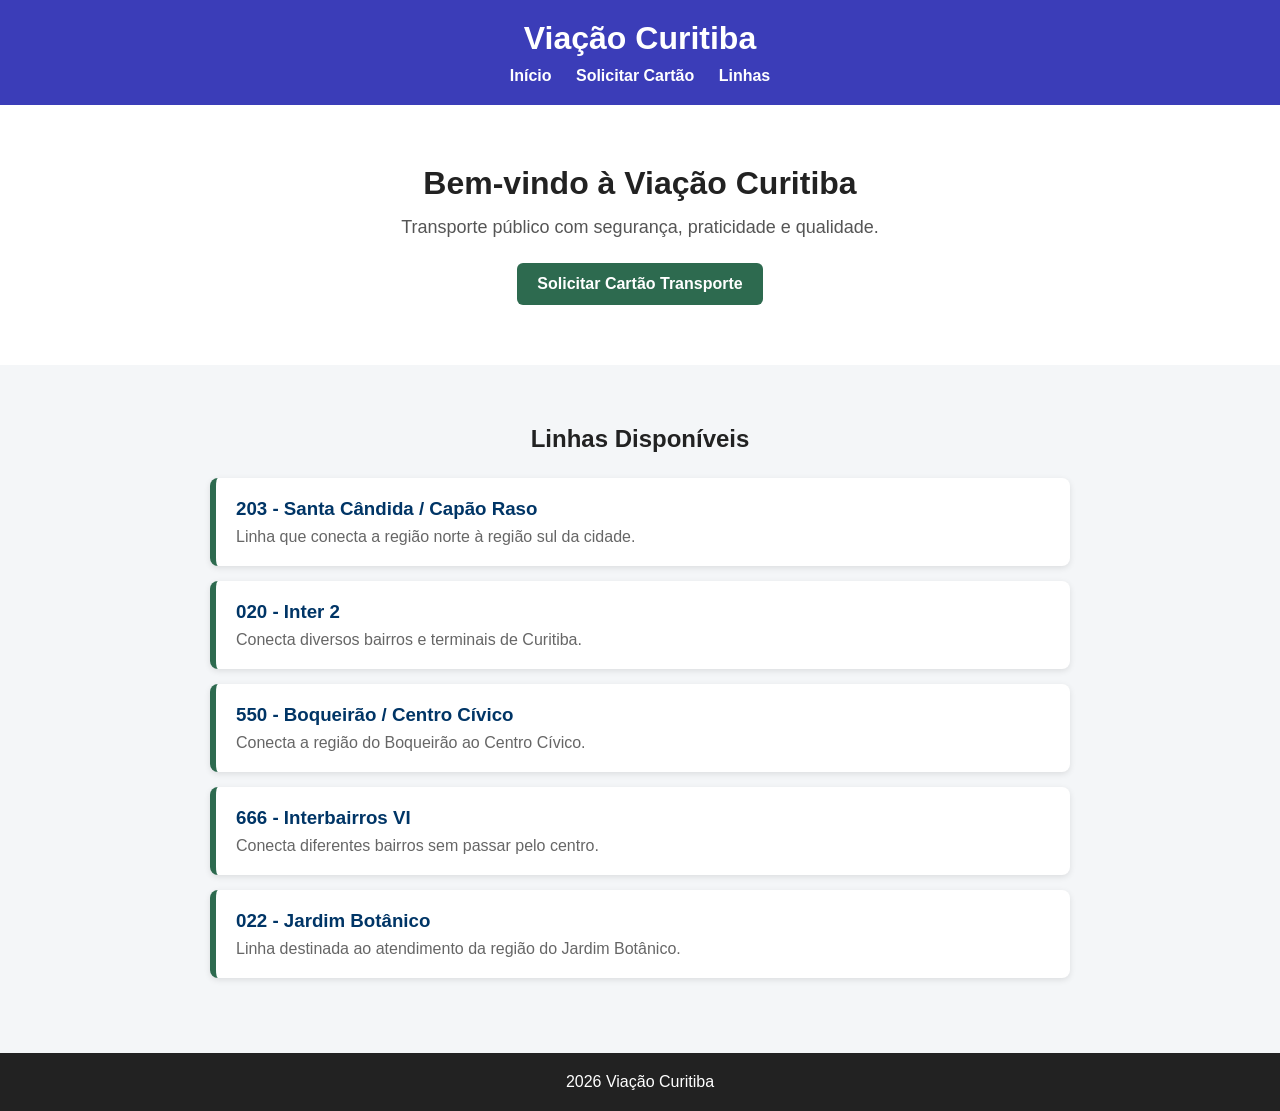
<file: HTML/index.html>
<!DOCTYPE html>
<html lang="pt-BR">

<head>
    <meta charset="UTF-8">
    <meta name="viewport" content="width=device-width, initial-scale=1.0">

    <title>Viação Curitiba</title>

    <link rel="stylesheet" href="../CSS/style.css">
</head>

<body>

    <header>

        <h1> Viação Curitiba</h1>

        <nav>
            <a href="index.html">Início</a>
            <a href="cadastro.html">Solicitar Cartão</a>
            <a href="linhas.html">Linhas</a>

        </nav>

    </header>


    <main>

        <section class="banner">

            <h2>Bem-vindo à Viação Curitiba</h2>

            <p>
                Transporte público com segurança,
                praticidade e qualidade.
            </p>

            <a href="cadastro.html" class="btn">
                Solicitar Cartão Transporte
            </a>

        </section>


        <section class="linhas">

            <h2>Linhas Disponíveis</h2>


            <div class="linha">

                <h3> 203 - Santa Cândida / Capão Raso</h3>

                <p>
                    Linha que conecta a região norte
                    à região sul da cidade.
                </p>

            </div>


            <div class="linha">

                <h3>020 - Inter 2</h3>

                <p>
                    Conecta diversos bairros e terminais
                    de Curitiba.
                </p>

            </div>


            <div class="linha">

                <h3>550 - Boqueirão / Centro Cívico</h3>

                <p>
                    Conecta a região do Boqueirão
                    ao Centro Cívico.
                </p>

            </div>


            <div class="linha">

                <h3> 666 - Interbairros VI</h3>

                <p>
                    Conecta diferentes bairros
                    sem passar pelo centro.
                </p>

            </div>


            <div class="linha">

                <h3> 022 - Jardim Botânico</h3>

                <p>
                    Linha destinada ao atendimento
                    da região do Jardim Botânico.
                </p>

            </div>

        </section>

    </main>


    <footer>

        <p>
            2026 Viação Curitiba
        </p>

    </footer>

</body>

</html>
</file>
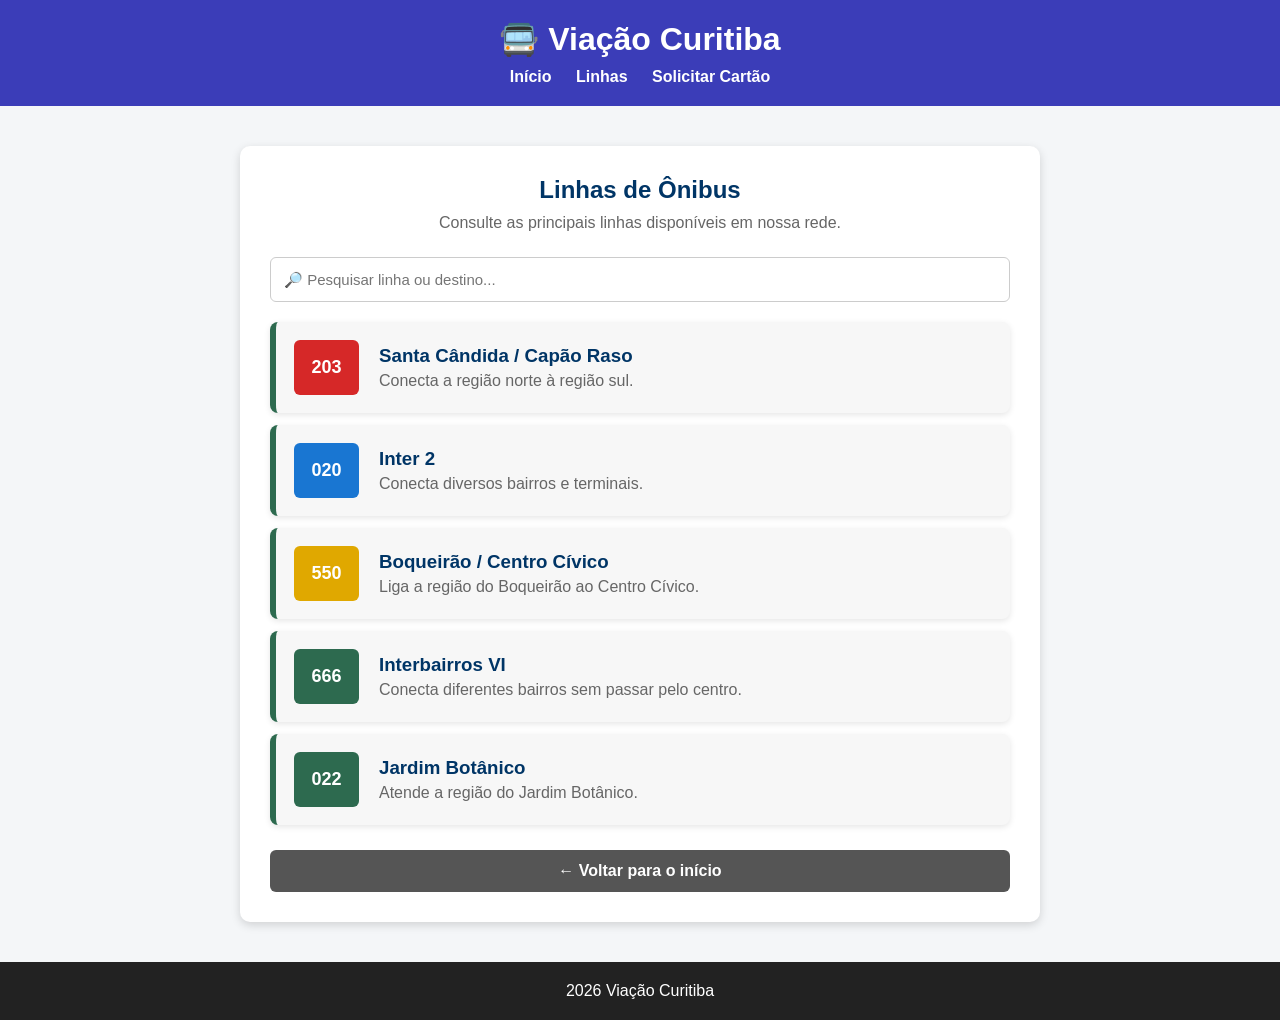
<file: HTML/linhas.html>
<!DOCTYPE html>
<html lang="pt-BR">

<head>
    <meta charset="UTF-8">
    <meta name="viewport" content="width=device-width, initial-scale=1.0">

    <title>Linhas | Viação Curitiba</title>
    <link rel="stylesheet" href="../CSS/style.css">
    <link rel="stylesheet" href="../CSS/linhas.css">

</head>

<body>

    <header>

        <h1>🚍 Viação Curitiba</h1>

        <nav>

            <a href="index.html">
                Início
            </a>

            <a href="linhas.html">
                Linhas
            </a>

            <a href="cadastro.html">
                Solicitar Cartão
            </a>

        </nav>

    </header>


    <main>

        <div class="linhas-container">

            <h2>Linhas de Ônibus</h2>

            <p>
                Consulte as principais linhas
                disponíveis em nossa rede.
            </p>


            <input type="text" id="pesquisa" placeholder="🔎 Pesquisar linha ou destino...">


            <div id="listaLinhas">


                <div class="linha">

                    <div class="numero vermelho">
                        203
                    </div>

                    <div>

                        <h3>
                            Santa Cândida / Capão Raso
                        </h3>

                        <p>
                            Conecta a região norte
                            à região sul.
                        </p>

                    </div>

                </div>


                <div class="linha">

                    <div class="numero azul">
                        020
                    </div>

                    <div>

                        <h3>
                            Inter 2
                        </h3>

                        <p>
                            Conecta diversos bairros
                            e terminais.
                        </p>

                    </div>

                </div>


                <div class="linha">

                    <div class="numero amarelo">
                        550
                    </div>

                    <div>

                        <h3>
                            Boqueirão / Centro Cívico
                        </h3>

                        <p>
                            Liga a região do Boqueirão
                            ao Centro Cívico.
                        </p>

                    </div>

                </div>


                <div class="linha">

                    <div class="numero verde">
                        666
                    </div>

                    <div>

                        <h3>
                            Interbairros VI
                        </h3>

                        <p>
                            Conecta diferentes bairros
                            sem passar pelo centro.
                        </p>

                    </div>

                </div>


                <div class="linha">

                    <div class="numero verde">
                        022
                    </div>

                    <div>

                        <h3>
                            Jardim Botânico
                        </h3>

                        <p>
                            Atende a região do
                            Jardim Botânico.
                        </p>

                    </div>

                </div>


            </div>


            <a href="index.html" class="btn-voltar">
                ← Voltar para o início
            </a>

        </div>

    </main>


    <footer>

        <p>2026 Viação Curitiba</p>

    </footer>

    <script src="../JS/linhas.js"></script>

</body>

</html>
</file>
<file: CSS/style.css>
* {
    margin: 0;
    padding: 0;
    box-sizing: border-box;
}


body {
    font-family: Arial, Helvetica, sans-serif;

    background-color: #f4f6f8;

    color: #222;
}

header {

    background-color: #3b3db8;
    color: white;
    padding: 20px;
    text-align: center;
}


header h1 {
    margin-bottom: 10px;
}


nav a {
    color: white;
    text-decoration: none;
    margin: 0 10px;
    font-weight: bold;
}

nav a:hover {
    text-decoration: underline;
}

.banner {
    text-align: center;
    padding: 60px 20px;
    background-color: white;
}


.banner h2 {
    font-size: 32px;
    margin-bottom: 15px;
}


.banner p {
    font-size: 18px;
    color: #555;
    margin-bottom: 25px;
}

.btn {
    display: inline-block;
    background-color: #2d6a4f;
    color: white;
    padding: 12px 20px;
    border-radius: 6px;
    text-decoration: none;
    font-weight: bold;
}


.btn:hover {
    background-color: #1f4d39;
}

.linhas {
    max-width: 900px;
    margin: 40px auto;
    padding: 20px;
}


.linhas h2 {
    text-align: center;
    margin-bottom: 25px;
}


.linha {

    background-color: white;
    padding: 20px;
    margin-bottom: 15px;
    border-left: 6px solid #2d6a4f;
    border-radius: 8px;
    box-shadow:
        0 2px 6px rgba(0, 0, 0, 0.1);
}


.linha h3 {
    color: #003566;
    margin-bottom: 8px;
}


.linha p {
    color: #666;
}

.container {
    width: 500px;
    max-width: 90%;
    margin: 40px auto;
    background-color: white;
    padding: 30px;
    border-radius: 10px;
    box-shadow:
        0 3px 10px rgba(0, 0, 0, 0.15);
}


.container h2 {
    text-align: center;
    margin-bottom: 10px;
}

.descricao {

    text-align: center;
    color: #666;
    margin-bottom: 25px;
}


form label {
    display: block;
    margin-top: 15px;
    margin-bottom: 5px;
    font-weight: bold;
}


form input {
    width: 100%;
    padding: 12px;
    border: 1px solid #ccc;
    border-radius: 6px;
    font-size: 15px;
}


form input:focus {
    outline: none;
    border-color: #d62828;
}

form button {

    width: 100%;
    margin-top: 25px;
    padding: 12px;
    border: none;
    border-radius: 6px;
    background-color: #d62828;
    color: white;
    font-size: 16px;
    font-weight: bold;
    cursor: pointer;
}

form button:hover {
    background-color: #b51f1f;
}

.btn-voltar {
    display: block;
    width: 100%;
    text-align: center;
    margin-top: 12px;
    padding: 12px;
    border-radius: 6px;
    background-color: #555;
    color: white;
    text-decoration: none;
    font-weight: bold;
}


.btn-voltar:hover {
    background-color: #333;
}

#mensagem {
    text-align: center;
    margin-top: 15px;
    font-weight: bold;
}

footer {
    background-color: #222;
    color: white;
    text-align: center;
    padding: 20px;
    margin-top: 40px;
}
</file>
<file: CSS/linhas.css>
.linhas-container {

    width: 800px;
    max-width: 90%;
    margin: 40px auto;
    background-color: white;
    padding: 30px;
    border-radius: 10px;
    box-shadow:
        0 3px 10px rgba(0, 0, 0, 0.15);
}


.linhas-container h2 {
    text-align: center;
    margin-bottom: 10px;
    color: #003566;
}


.linhas-container>p {
    text-align: center;
    color: #666;
    margin-bottom: 25px;
}

#pesquisa {

    width: 100%;
    padding: 13px;
    border: 1px solid #ccc;
    border-radius: 6px;
    font-size: 15px;
    margin-bottom: 20px;
}

#pesquisa:focus {
    outline: none;
    border-color: #d62828;
}


.linha {

    display: flex;
    align-items: center;
    gap: 20px;
    background-color: #f7f7f7;
    padding: 18px;
    margin-bottom: 12px;
    border-radius: 8px;
}

.numero {

    min-width: 65px;
    height: 55px;
    display: flex;
    align-items: center;
    justify-content: center;
    color: white;
    font-weight: bold;
    font-size: 18px;
    border-radius: 6px;
}

.vermelho {
    background-color: #d62828;
}

.azul {
    background-color: #1976d2;
}


.amarelo {
    background-color: #e0a800;
}


.verde {
    background-color: #2d6a4f;
}


.linha h3 {
    margin-bottom: 5px;
    color: #003566;
}


.linha p {
    color: #666;
}

.btn-voltar {

    display: block;
    width: 100%;
    text-align: center;
    margin-top: 25px;
    padding: 12px;
    background-color: #555;
    color: white;
    text-decoration: none;
    border-radius: 6px;
    font-weight: bold;
}


.btn-voltar:hover {
    background-color: #333;
}
</file>
